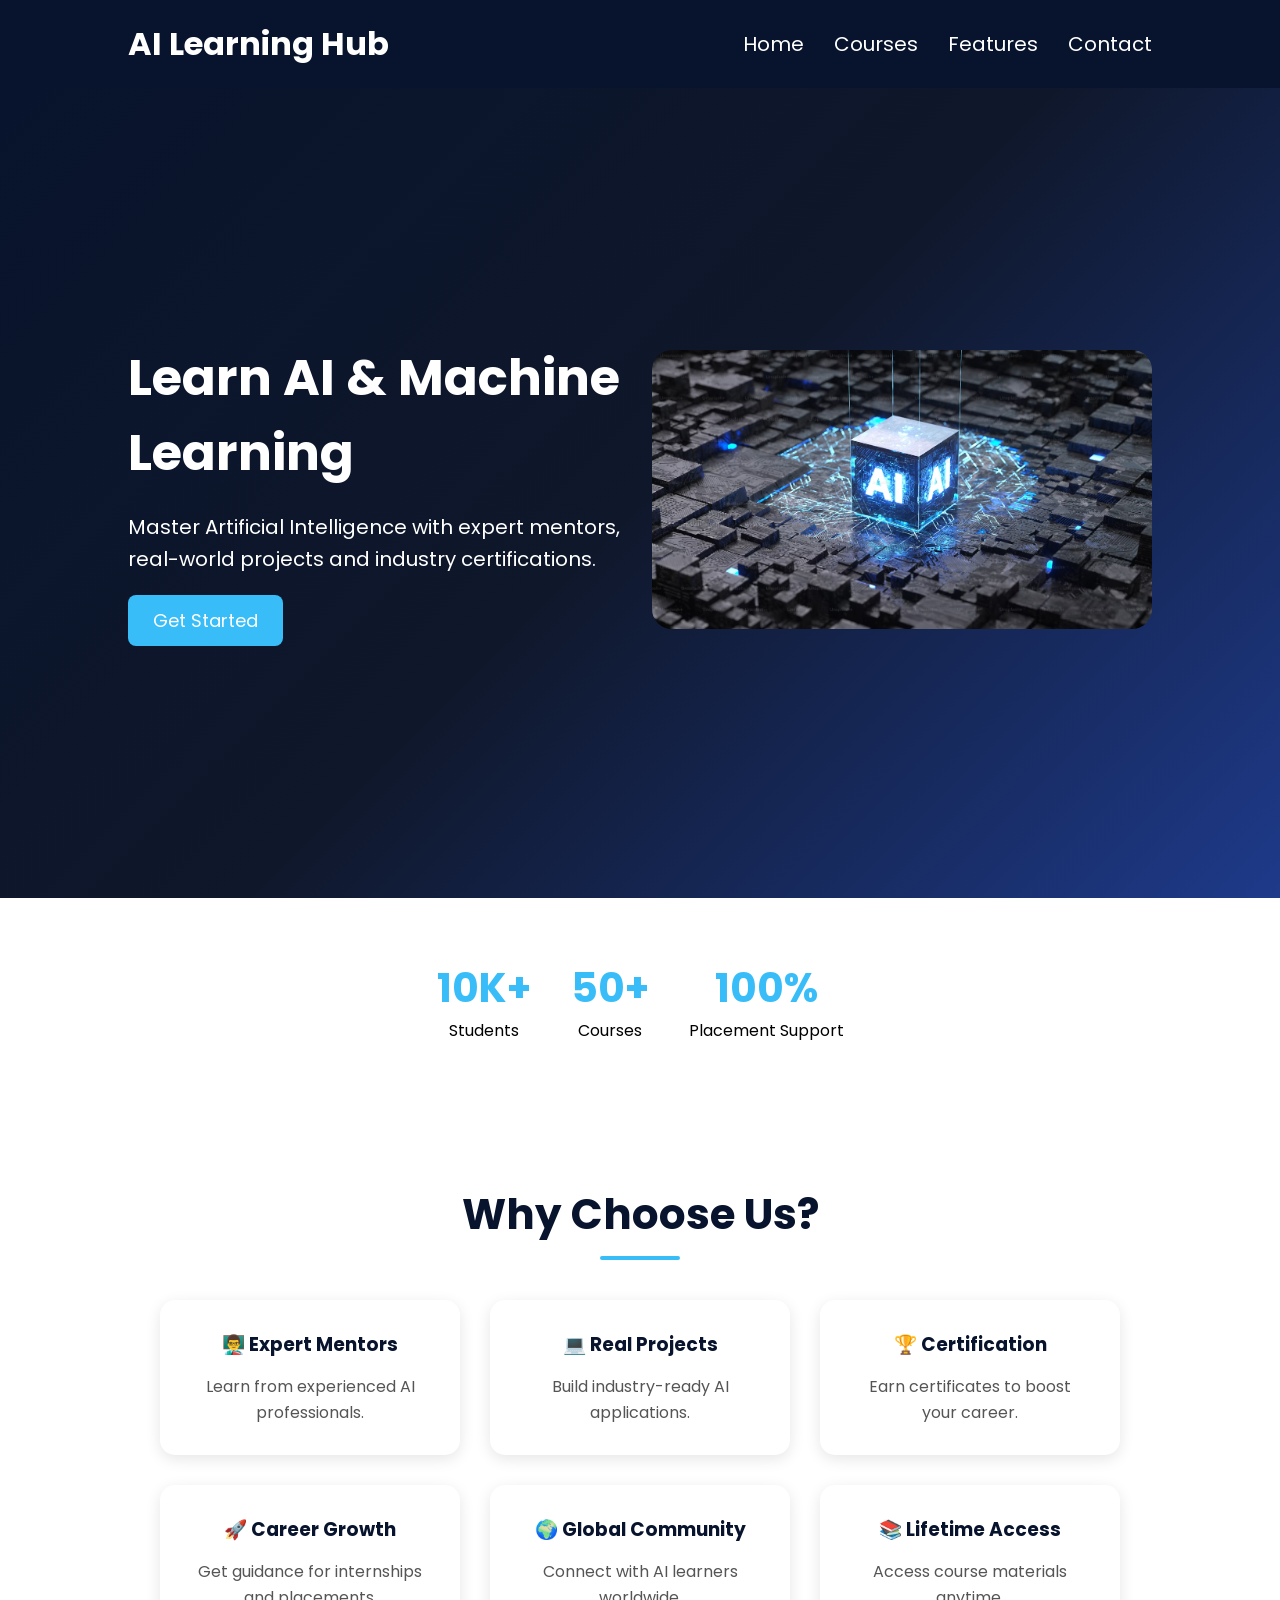
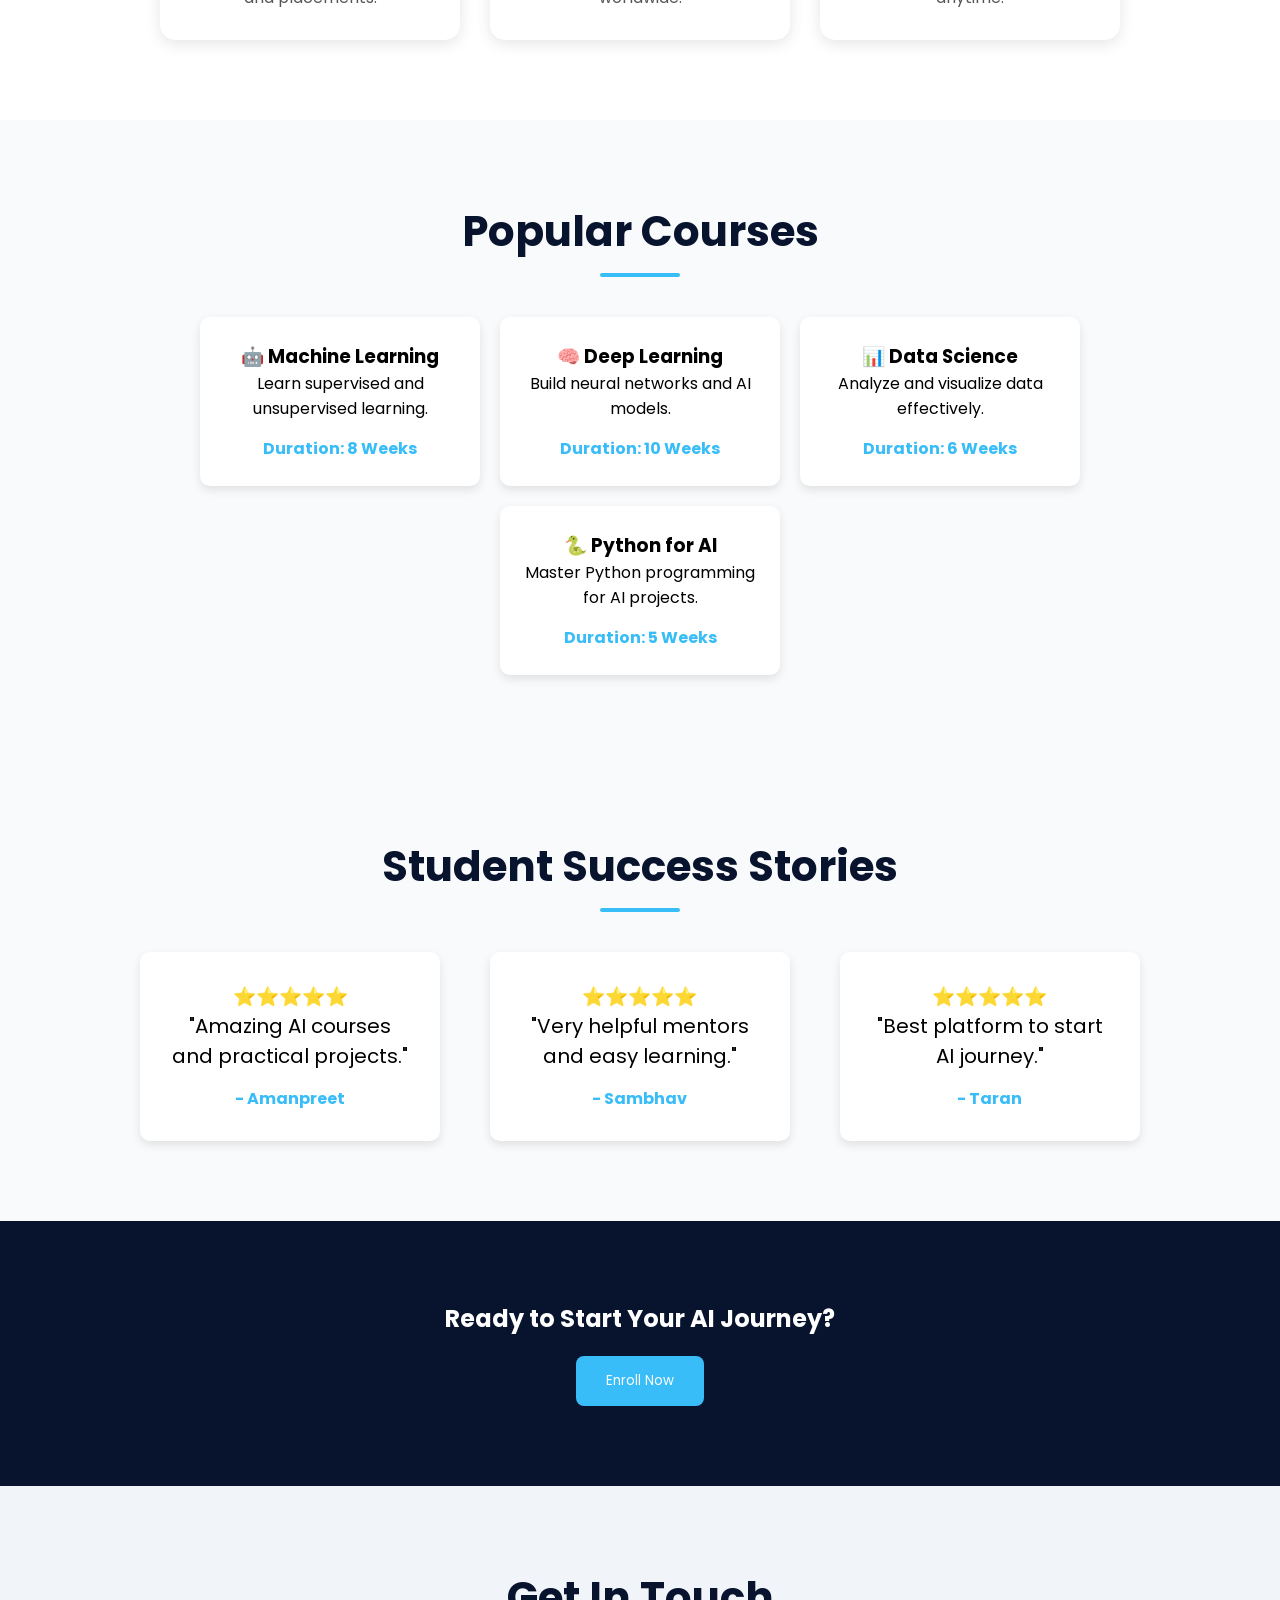
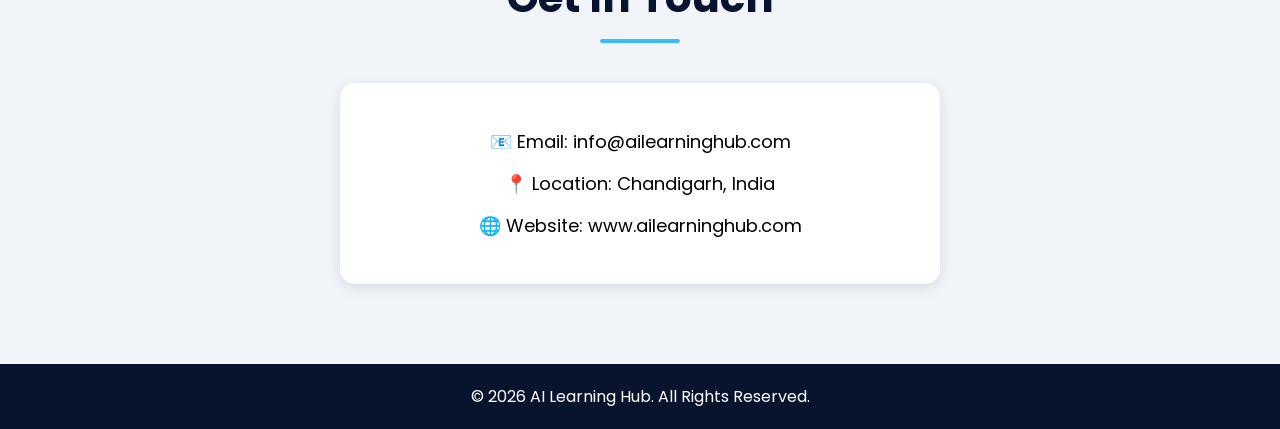
<file: Task2-LandingPage/index.html>
<!DOCTYPE html>
<html lang="en">

<head>
    <meta charset="UTF-8">
    <meta name="viewport" content="width=device-width, initial-scale=1.0">
    <title>AI Learning Hub</title>
    <link rel="stylesheet" href="style.css">
    <link href="https://fonts.googleapis.com/css2?family=Poppins:wght@300;400;600;700&display=swap" rel="stylesheet">
</head>

<body>
    <header>
        <nav>
            <div class="logo">AI Learning Hub</div>

            <ul class="nav-links">
                <li><a href="#home">Home</a></li>
                <li><a href="#courses">Courses</a></li>
                <li><a href="#features">Features</a></li>
                <li><a href="#contact">Contact</a></li>
            </ul>
        </nav>
    </header>
    <section id="home" class="hero">

        <div class="hero-text">
            <h1>Learn AI & Machine Learning</h1>

            <p>
                Master Artificial Intelligence with expert mentors,
                real-world projects and industry certifications.
            </p>

            <button>Get Started</button>
        </div>

        <div class="hero-image">
            <img src="image.png" alt="AI Image">
        </div>

    </section>
    <section class="stats">
        <div class="stat-box">
            <h2>10K+</h2>
            <p>Students</p>
        </div>

        <div class="stat-box">
            <h2>50+</h2>
            <p>Courses</p>
        </div>

        <div class="stat-box">
            <h2>100%</h2>
            <p>Placement Support</p>
        </div>
    </section>
    <section id="features" class="features">

        <h2>Why Choose Us?</h2>

        <div class="feature-container">

            <div class="feature-card">
                <h3>👨‍🏫 Expert Mentors</h3>
                <p>Learn from experienced AI professionals.</p>
            </div>

            <div class="feature-card">
                <h3>💻 Real Projects</h3>
                <p>Build industry-ready AI applications.</p>
            </div>

            <div class="feature-card">
                <h3>🏆 Certification</h3>
                <p>Earn certificates to boost your career.</p>
            </div>

            <div class="feature-card">
                <h3>🚀 Career Growth</h3>
                <p>Get guidance for internships and placements.</p>
            </div>

            <div class="feature-card">
                <h3>🌍 Global Community</h3>
                <p>Connect with AI learners worldwide.</p>
            </div>

            <div class="feature-card">
                <h3>📚 Lifetime Access</h3>
                <p>Access course materials anytime.</p>
            </div>

        </div>

    </section>
    <section id="courses" class="courses">
        <h2>Popular Courses</h2>

        <div class="course-container">

            <div class="course-card">
                <h3>🤖 Machine Learning</h3>
                <p>Learn supervised and unsupervised learning.</p>
                <span>Duration: 8 Weeks</span>
            </div>

            <div class="course-card">
                <h3>🧠 Deep Learning</h3>
                <p>Build neural networks and AI models.</p>
                <span>Duration: 10 Weeks</span>
            </div>

            <div class="course-card">
                <h3>📊 Data Science</h3>
                <p>Analyze and visualize data effectively.</p>
                <span>Duration: 6 Weeks</span>
            </div>

            <div class="course-card">
                <h3>🐍 Python for AI</h3>
                <p>Master Python programming for AI projects.</p>
                <span>Duration: 5 Weeks</span>
            </div>

        </div>
    </section>

    <section class="testimonials">

        <h2>Student Success Stories</h2>

        <div class="review-container">

            <div class="review-card">
                <h3>⭐⭐⭐⭐⭐</h3>
                <p>"Amazing AI courses and practical projects."</p>
                <h4>- Amanpreet</h4>
            </div>

            <div class="review-card">
                <h3>⭐⭐⭐⭐⭐</h3>
                <p>"Very helpful mentors and easy learning."</p>
                <h4>- Sambhav</h4>
            </div>

            <div class="review-card">
                <h3>⭐⭐⭐⭐⭐</h3>
                <p>"Best platform to start AI journey."</p>
                <h4>- Taran</h4>
            </div>

        </div>

    </section>

    <section class="cta">
        <h2>Ready to Start Your AI Journey?</h2>
        <button>Enroll Now</button>
    </section>

    <section id="contact" class="contact">

        <h2>Get In Touch</h2>

        <div class="contact-box">

            <p>📧 Email: info@ailearninghub.com</p>

            <p>📍 Location: Chandigarh, India</p>

            <p>🌐 Website: www.ailearninghub.com</p>

        </div>

    </section>

    <footer>
        <p>© 2026 AI Learning Hub. All Rights Reserved.</p>
    </footer>
</body>

</html>
</file>
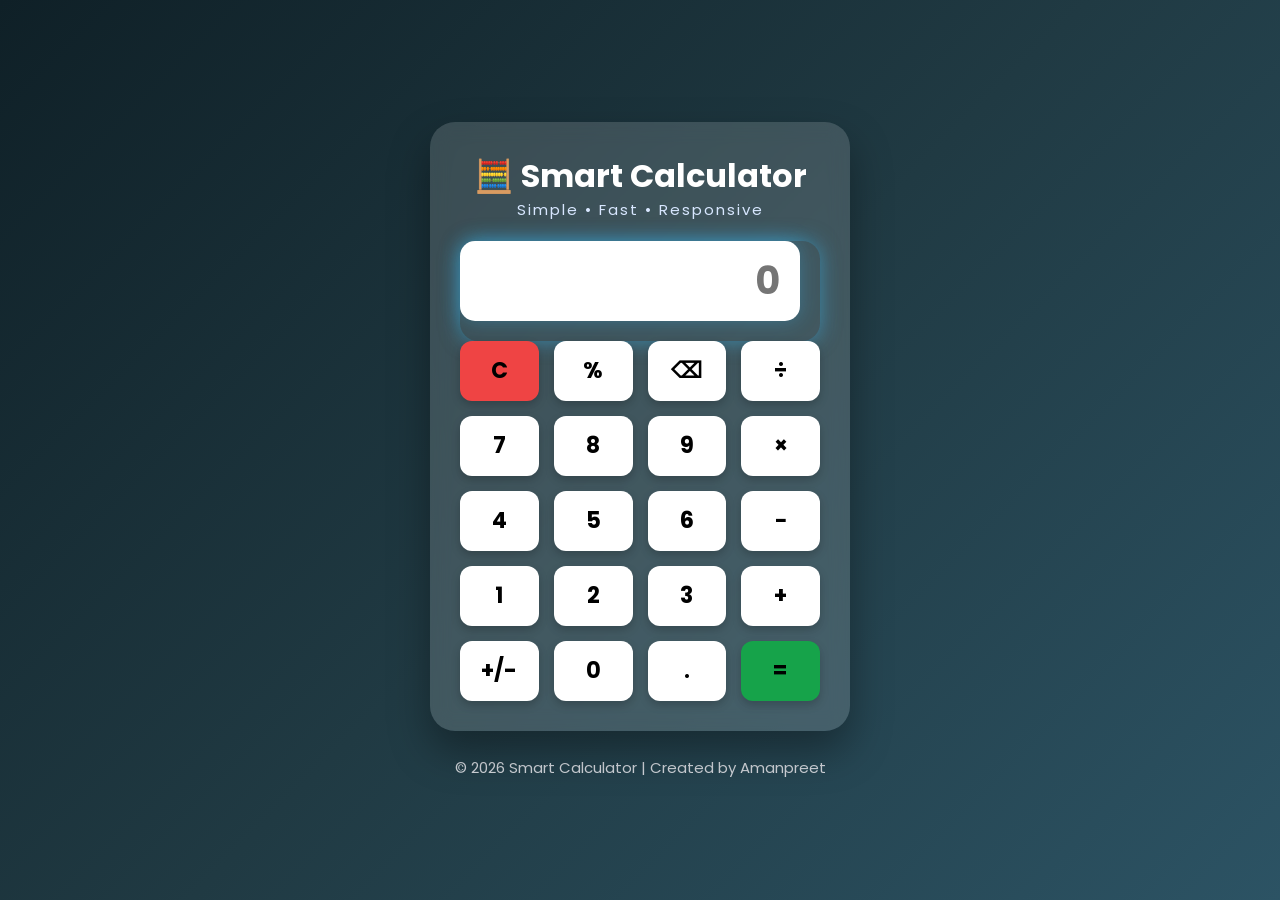
<file: Task3-Calculator/index.html>
<!DOCTYPE html>
<html lang="en">

<head>
    <meta charset="UTF-8">
    <meta name="viewport" content="width=device-width, initial-scale=1.0">
    <title>Smart Calculator | HTML CSS JavaScript</title>

    <link rel="stylesheet" href="style.css">
</head>

<body>
    <div class="calculator">

        <h1>🧮 Smart Calculator</h1>
        <p class="subtitle">Simple • Fast • Responsive</p>

        <div class="display">
            <input type="text" id="display" placeholder="0" readonly>
        </div>

        <div class="buttons">

            <button class="operator clear" onclick="clearDisplay()">C</button>
            <button class="operator" onclick="appendValue('%')">%</button>
            <button class="operator" onclick="deleteLast()">⌫</button>
            <button class="operator" onclick="appendValue('/')">&divide;</button>

            <button onclick="appendValue('7')">7</button>
            <button onclick="appendValue('8')">8</button>
            <button onclick="appendValue('9')">9</button>
            <button class="operator" onclick="appendValue('*')">&times;</button>

            <button onclick="appendValue('4')">4</button>
            <button onclick="appendValue('5')">5</button>
            <button onclick="appendValue('6')">6</button>
            <button class="operator" onclick="appendValue('-')">−</button>

            <button onclick="appendValue('1')">1</button>
            <button onclick="appendValue('2')">2</button>
            <button onclick="appendValue('3')">3</button>
            <button class="operator" onclick="appendValue('+')">+</button>

            <button onclick="changeSign()">+/-</button>
            <button onclick="appendValue('0')">0</button>
            <button onclick="appendValue('.')">.</button>
            <button class="operator equal" onclick="calculate()">=</button>

        </div>

    </div>

    <p class="footer">
        © 2026 Smart Calculator | Created by Amanpreet
    </p>

    <script src="script.js"></script>
</body>

</html>
</file>
<file: Task2-LandingPage/style.css>
html {
    scroll-behavior: smooth;
}

* {
    margin: 0;
    padding: 0;
    box-sizing: border-box;
    font-family: 'Poppins', sans-serif;
}

body {
    background: #f8fafc;
}

.navbar {
    display: flex;
    justify-content: space-between;
    align-items: center;
    padding: 20px 50px;
    background: #0f172a;
}

.logo {
    color: white;
    font-size: 28px;
    font-weight: bold;
}

nav {
    display: flex;
    justify-content: space-between;
    align-items: center;
    padding: 20px 10%;
    background: #08142d;
}

header {
    position: sticky;
    top: 0;
    z-index: 1000;
}

.logo {
    color: white;
    font-size: 32px;
    font-weight: bold;
}

.nav-links {
    display: flex;
    list-style: none;
    gap: 30px;
}

.nav-links a {
    color: white;
    text-decoration: none;
    font-size: 20px;
}

.nav-links a:hover {
    color: #38bdf8;
}

.hero {
    display: flex;
    justify-content: space-between;
    align-items: center;
    padding: 100px 10%;
    min-height: 90vh;
    background: linear-gradient(135deg, #08142d, #0f172a, #1e3a8a);
    color: white;
}

.hero-text {
    width: 50%;
}

.hero-text h1 {
    font-size: 50px;
    color: white;
}

.hero-text p {
    margin-top: 20px;
    font-size: 20px;
    line-height: 1.6;
}

.hero-text button {
    margin-top: 20px;
    padding: 12px 25px;
    border: none;
    background: #38bdf8;
    color: white;
    font-size: 18px;
    border-radius: 8px;
    cursor: pointer;
}

.hero-text button:hover {
    background: #0284c7;
    transform: scale(1.08);
    transition: 0.3s;
}

.hero-image img {
    width: 500px;
    border-radius: 20px;
    transition: 0.4s;
}

.hero-image img:hover {
    transform: scale(1.05);
}

.features {
    padding: 80px;
    text-align: center;
    background: white;
}

.features h2 {
    font-size: 40px;
    margin-bottom: 40px;
}

.feature-container {
    display: flex;
    justify-content: center;
    gap: 30px;
    flex-wrap: wrap;
}

.feature-card h3 {
    margin-bottom: 15px;
    color: #08142d;
}

.feature-card p {
    color: #555;
    line-height: 1.6;
}

.feature-card {
    width: 300px;
    padding: 30px;
    background: white;
    border-radius: 15px;
    box-shadow: 0 4px 15px rgba(0, 0, 0, 0.1);
    transition: 0.3s;
}

.feature-card:hover {
    transform: translateY(-10px);
}

.feature-card:hover,
.course-card:hover {
    transform: translateY(-5px);
    transition: 0.3s;
}

.btn:hover {
    background: #0284c7;
}

.courses {
    padding: 80px 10%;
    text-align: center;
}

.course-container {
    display: flex;
    justify-content: center;
    gap: 20px;
    flex-wrap: wrap;
}

.course-card {
    background: white;
    padding: 25px;
    width: 280px;
    border-radius: 10px;
    box-shadow: 0 4px 10px rgba(0, 0, 0, 0.1);
    transition: 0.3s;
}

.course-card span {
    display: block;
    margin-top: 15px;
    color: #38bdf8;
    font-weight: bold;
}

.course-card:hover,
.feature-card:hover {
    transform: translateY(-10px);
    box-shadow: 0 10px 25px rgba(56, 189, 248, 0.4);
}

.testimonials {
    text-align: center;
    padding: 80px 10%;
}

.review-card {
    max-width: 600px;
    margin: auto;
    background: white;
    padding: 30px;
    border-radius: 10px;
    box-shadow: 0 4px 10px rgba(0, 0, 0, 0.1);
}

.review-card p {
    font-size: 20px;
    margin-bottom: 15px;
}

.review-card h4 {
    color: #38bdf8;
}

.review-container {
    display: flex;
    justify-content: center;
    gap: 25px;
    flex-wrap: wrap;
}

.review-card {
    width: 300px;
    transition: 0.3s;
}

.review-card:hover {
    transform: translateY(-10px);
}

.cta {
    text-align: center;
    padding: 80px;
    background: #08142d;
    color: white;
}

.cta button {
    margin-top: 20px;
    padding: 15px 30px;
    border: none;
    background: #38bdf8;
    color: white;
    border-radius: 8px;
    cursor: pointer;
}

.contact {
    text-align: center;
    padding: 80px 10%;
    background: #f1f5f9;
}

.contact-box {
    background: white;
    max-width: 600px;
    margin: auto;
    padding: 30px;
    border-radius: 15px;
    box-shadow: 0 4px 15px rgba(0, 0, 0, 0.1);
}

.contact-box p {
    margin: 15px 0;
    font-size: 18px;
}

.contact h2 {
    margin-bottom: 20px;
    font-size: 35px;
}

footer {
    background: #08142d;
    color: white;
    text-align: center;
    padding: 20px;
}

@media(max-width:768px) {

    .hero {
        flex-direction: column;
        text-align: center;
    }

    .hero-text {
        width: 100%;
        margin-bottom: 30px;
    }

    .hero-image img {
        width: 100%;
        max-width: 400px;
    }

    .feature-container,
    .course-container {
        flex-direction: column;
        align-items: center;
    }

    nav {
        flex-direction: column;
        gap: 15px;
    }
}

.stats {
    display: flex;
    justify-content: center;
    gap: 40px;
    padding: 60px;
    background: white;
}

.stat-box {
    text-align: center;
}

.stat-box h2 {
    color: #38bdf8;
    font-size: 40px;
}

.features h2,
.courses h2,
.testimonials h2,
.contact h2 {
    font-size: 42px;
    margin-bottom: 40px;
    color: #08142d;
    position: relative;
}

.features h2::after,
.courses h2::after,
.testimonials h2::after,
.contact h2::after {
    content: "";
    width: 80px;
    height: 4px;
    background: #38bdf8;
    display: block;
    margin: 10px auto;
    border-radius: 10px;
}
</file>
<file: Task3-Calculator/style.css>
@import url('https://fonts.googleapis.com/css2?family=Poppins:wght@300;400;500;600;700&display=swap');
* {
    margin: 0;
    padding: 0;
    box-sizing: border-box;
    font-family: Poppins, sans-serif;
}

body{
    display:flex;
    flex-direction:column;
    justify-content:center;
    align-items:center;
    min-height:100vh;
    background:linear-gradient(135deg,#0f2027,#203a43,#2c5364);
}
.subtitle{
    color:#d8e7ff;
    text-align:center;
    margin-top:-10px;
    margin-bottom:20px;
    letter-spacing:2px;
    font-size:15px;
}
h1{
    color:white;
    text-align:center;
    margin-bottom:8px;
    animation:fadeDown 1s;
}

@keyframes fadeDown {
    from {
        opacity: 0;
        transform: translateY(-30px);
    }

    to {
        opacity: 1;
        transform: translateY(0);
    }
}

.calculator{
    width:420px;
    padding:30px;
    border-radius:25px;
    background:rgba(255,255,255,0.15);
    backdrop-filter:blur(10px);
    box-shadow:0 20px 40px rgba(0,0,0,.35);
}

.calculator {
    animation: popup .8s ease;
}

@keyframes popup {
    from {
        transform: scale(.5);
        opacity: 0;
    }

    to {
        transform: scale(1);
        opacity: 1;
    }
}
.calculator:hover{

transform:translateY(-5px);
box-shadow:0 25px 50px rgba(0,198,255,.3);
transition:.3s;

}
.display {
    box-shadow: 0 0 20px rgba(56, 189, 248, .5);
    border-radius: 18px;
    font-size: 35px;
    text-align: right;
    padding-right: 20px;
}

.display input {
    width: 100%;
    height: 80px;
    border: none;
    outline: none;
    border-radius: 15px;
    padding: 20px;
    font-size: 38px;
    text-align: right;
    margin-bottom: 20px;
    background: white;
    color: #1e3c72;
    font-weight: bold;
    overflow-x:auto;
    box-shadow:0 0 20px rgba(56,189,248,.3);
    transition:.3s;
}
.display input:focus{
    box-shadow:0 0 25px #38bdf8;
}
.buttons {
    display: grid;
    grid-template-columns: repeat(4, 1fr);
    gap: 15px;
}

.buttons button {
    height: 60px;
    border: none;
    border-radius: 12px;
    font-size: 22px;
    font-weight: bold;
    cursor: pointer;
    background: white;
    color: #1e3c72;
    transition:.25s;
    box-shadow:0 4px 10px rgba(0,0,0,.2);
}

.buttons button:hover {
    background: #38bdf8;
    color: white;
    transform:translateY(-4px) scale(1.05);
    box-shadow:0 0 20px rgba(0,198,255,.6);
}

.buttons button:active{
    transform:scale(.92);
}
button{
    cursor:pointer;
}
.equal{

background:#00c853 !important;

}
.operator {
    background:linear-gradient(45deg,#00c6ff,#0072ff);
    color: white !important;
}

.operator:hover {
    background: #0284c7 !important;
}

.equal{
    background:#16a34a !important;
}

.clear{
    background:#ef4444 !important;
}

.footer{
    margin-top:25px;
    color:#d1d5db;
    font-size:15px;
    text-align:center;
}

.buttons button{
    color: black !important;
    font-size: 22px !important;
    opacity: 1 !important;
    visibility: visible !important;
}
@media(max-width:500px){

.calculator{

width:95%;

padding:20px;

}

.buttons button{

height:55px;

font-size:20px;

}

.display input{

font-size:28px;

}

}
</file>
